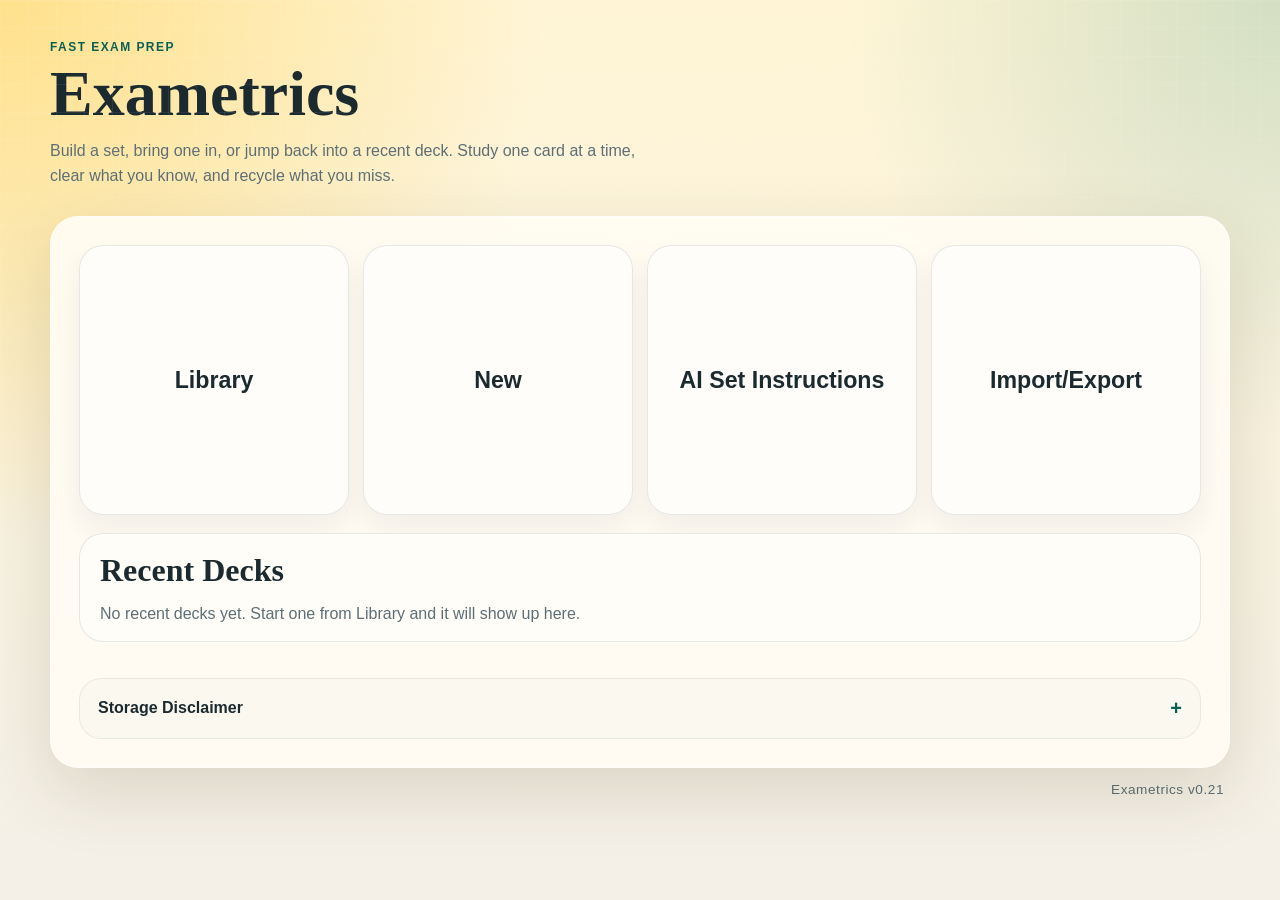
<file: index.html>
<!DOCTYPE html>
<html lang="en">
  <head>
    <meta charset="UTF-8" />
    <meta name="viewport" content="width=device-width, initial-scale=1.0" />
    <title>Exametrics</title>
    <meta name="theme-color" content="#0f7b6c" />
    <meta name="apple-mobile-web-app-capable" content="yes" />
    <meta
      name="description"
      content="A lightweight study app for building, importing, and studying multiple-choice decks."
    />
    <link rel="icon" href="assets/icon.svg" type="image/svg+xml" />
    <link rel="manifest" href="manifest.webmanifest" />
    <link rel="stylesheet" href="css/styles.css" />
    <script src="js/shared.js" defer></script>
    <script src="js/app.js" defer></script>
  </head>
  <body>
    <div class="app-shell">
      <header class="hero">
        <p class="eyebrow">Fast exam prep</p>
        <h1>Exametrics</h1>
        <p class="hero-copy">
          Build a set, bring one in, or jump back into a recent deck.
          Study one card at a time, clear what you know, and recycle what you miss.
        </p>
      </header>

      <main class="main-panel">
        <section id="setup-view" class="view">
          <div class="home-dashboard">
            <div class="home-actions-grid" aria-label="Main navigation">
              <a href="pages/library.html" class="home-action-button">Library</a>
              <a href="pages/builder.html" class="home-action-button">New</a>
              <a href="pages/ai-builder.html" class="home-action-button">AI Set Instructions</a>
              <a href="pages/transfer.html" class="home-action-button">Import/Export</a>
            </div>

            <section class="editor-panel recent-panel">
              <div class="section-heading section-heading-inline">
                <h2>Recent Decks</h2>
              </div>
              <div id="recent-sets-list" class="recent-sets-list"></div>
            </section>

            <details class="tool-menu">
              <summary>Storage Disclaimer</summary>

              <div class="tool-menu-panel storage-panel">
                <p class="menu-note">
                  Your sets are saved in this browser on this device. They usually stay there until
                  you delete them, clear browser data, or switch to a different browser, device, or website address.
                </p>
                <p class="menu-note">
                  Even if you use the same account or sync service across a phone and a laptop,
                  each browser usually keeps its own local copy here. To move sets over, export
                  them from one browser or device and import them into the other.
                </p>

                <div class="faq-list">
                  <div class="faq-item">
                    <h3>Why do my sets not show up on another device?</h3>
                    <p class="guide-copy">
                      This app saves sets locally inside each browser, so each phone, laptop, or
                      browser keeps its own copy.
                    </p>
                  </div>
                  <div class="faq-item">
                    <h3>How do I move sets to another device or browser?</h3>
                    <p class="guide-copy">
                      Go to `Import/Export`, export the set as a file, then import that file on the other device or browser.
                    </p>
                  </div>
                  <div class="faq-item">
                    <h3>How long do sets stay saved?</h3>
                    <p class="guide-copy">
                      They usually stay there until you remove them, clear site data, or stop using that browser on that device.
                    </p>
                  </div>
                </div>
              </div>
            </details>

            <section class="legacy-store" hidden aria-hidden="true">
              <button id="paste-toggle-button" type="button"></button>
              <div id="deck-status-card">
                <h3 id="deck-status-title"></h3>
                <p id="deck-status-detail"></p>
              </div>
              <section id="paste-panel" hidden>
                <button id="sample-button" type="button"></button>
                <textarea id="deck-input" spellcheck="false"></textarea>
              </section>
              <input id="set-name-input" type="text" maxlength="80" />
              <input id="file-input" type="file" accept=".txt,.md,text/plain" />
              <button id="save-set-button" type="button"></button>
              <button id="start-button" type="button"></button>
              <button id="edit-builder-button" type="button"></button>
              <details id="set-tools-menu"></details>
              <button id="export-current-set-button" type="button"></button>
              <input
                id="import-set-input"
                type="file"
                accept=".json,.txt,.md,application/json,text/plain"
              />
              <p id="setup-message" aria-live="polite"></p>
            </section>
          </div>
        </section>

        <section id="study-view" class="view" hidden>
          <div class="progress-panel">
            <div class="progress-copy">
              <span id="progress-label">0 / 0 mastered</span>
              <span id="queue-label">0 cards still in circulation</span>
            </div>
            <div class="progress-track" aria-hidden="true">
              <div id="progress-fill" class="progress-fill"></div>
              <div id="progress-segments" class="progress-segments" hidden></div>
            </div>
            <div class="progress-controls">
              <div class="progress-control-edge">
                <button id="home-button" class="button button-ghost button-compact" type="button">
                  Return
                </button>
              </div>
              <div class="session-status">
                <span id="session-badge" class="pill pill-quick" hidden>Quick Learn</span>
                <div id="timer-panel" class="timer-panel" hidden>
                  <span class="timer-label">Time left</span>
                  <span id="timer-value" class="timer-value">3:00</span>
                </div>
              </div>
              <div class="progress-control-edge progress-control-edge-end">
                <details class="study-settings">
                  <summary class="study-settings-summary">Settings</summary>
                  <div class="study-settings-panel">
                    <label class="toggle-field" for="auto-advance-toggle">
                      <span class="toggle-copy">
                        <span class="toggle-label">Auto advance</span>
                        <span id="auto-advance-status" class="toggle-help">
                          Show feedback briefly, then move on
                        </span>
                      </span>
                      <span class="toggle-switch">
                        <input id="auto-advance-toggle" type="checkbox" />
                        <span class="toggle-slider"></span>
                      </span>
                    </label>
                  </div>
                </details>
              </div>
            </div>
          </div>

          <article id="study-card" class="study-card">
            <div class="card-topline">
              <button
                id="back-button"
                class="back-button"
                type="button"
                aria-label="Go back one question"
                title="Go back one question"
                hidden
              >
                ←
              </button>
              <span id="question-count" class="pill">Question 1</span>
              <span id="retry-pill" class="pill pill-warn" hidden>Try this one again</span>
            </div>

            <p id="concept-label" class="concept-label" hidden></p>
            <p id="prompt-kind-label" class="definition-label">Definition</p>
            <div id="definition-text" class="definition-text"></div>

            <div id="options-grid" class="options-grid" role="group" aria-label="Answer options"></div>

            <div class="feedback-row">
              <p id="feedback-text" class="feedback-text" aria-live="polite"></p>
              <button id="next-button" class="button button-primary" type="button" hidden>
                Next
              </button>
            </div>
          </article>
        </section>

        <section id="finish-view" class="view" hidden>
          <div class="finish-card">
            <p class="section-kicker">Session complete</p>
            <h2 id="finish-title">All terms cleared.</h2>
            <p id="finish-summary" class="finish-summary"></p>
            <div class="finish-actions">
              <button id="study-again-button" class="button button-primary" type="button">
                Study Again
              </button>
              <button id="done-button" class="button button-ghost" type="button">
                Done
              </button>
            </div>
          </div>
        </section>

        <section id="history-panel" class="history-card" hidden>
          <div class="history-header">
            <div class="section-heading">
              <p class="section-kicker">Recent performance</p>
              <h2 id="history-title">Last 10 study sessions</h2>
            </div>
            <p id="history-summary" class="history-summary"></p>
          </div>

          <p id="history-empty" class="history-empty">
            No study data yet. Finish a session and your score trend will appear here.
          </p>
          <div id="history-chart" class="history-chart" hidden></div>
          <p id="history-note" class="history-note">
            Score = correct answers divided by total answer attempts. The line runs oldest to newest, with the session time metric shown under each point.
          </p>
        </section>
      </main>
      <footer class="app-footer">
        <p class="app-version">Exametrics v0.21</p>
      </footer>
    </div>
  </body>
</html>
</file>
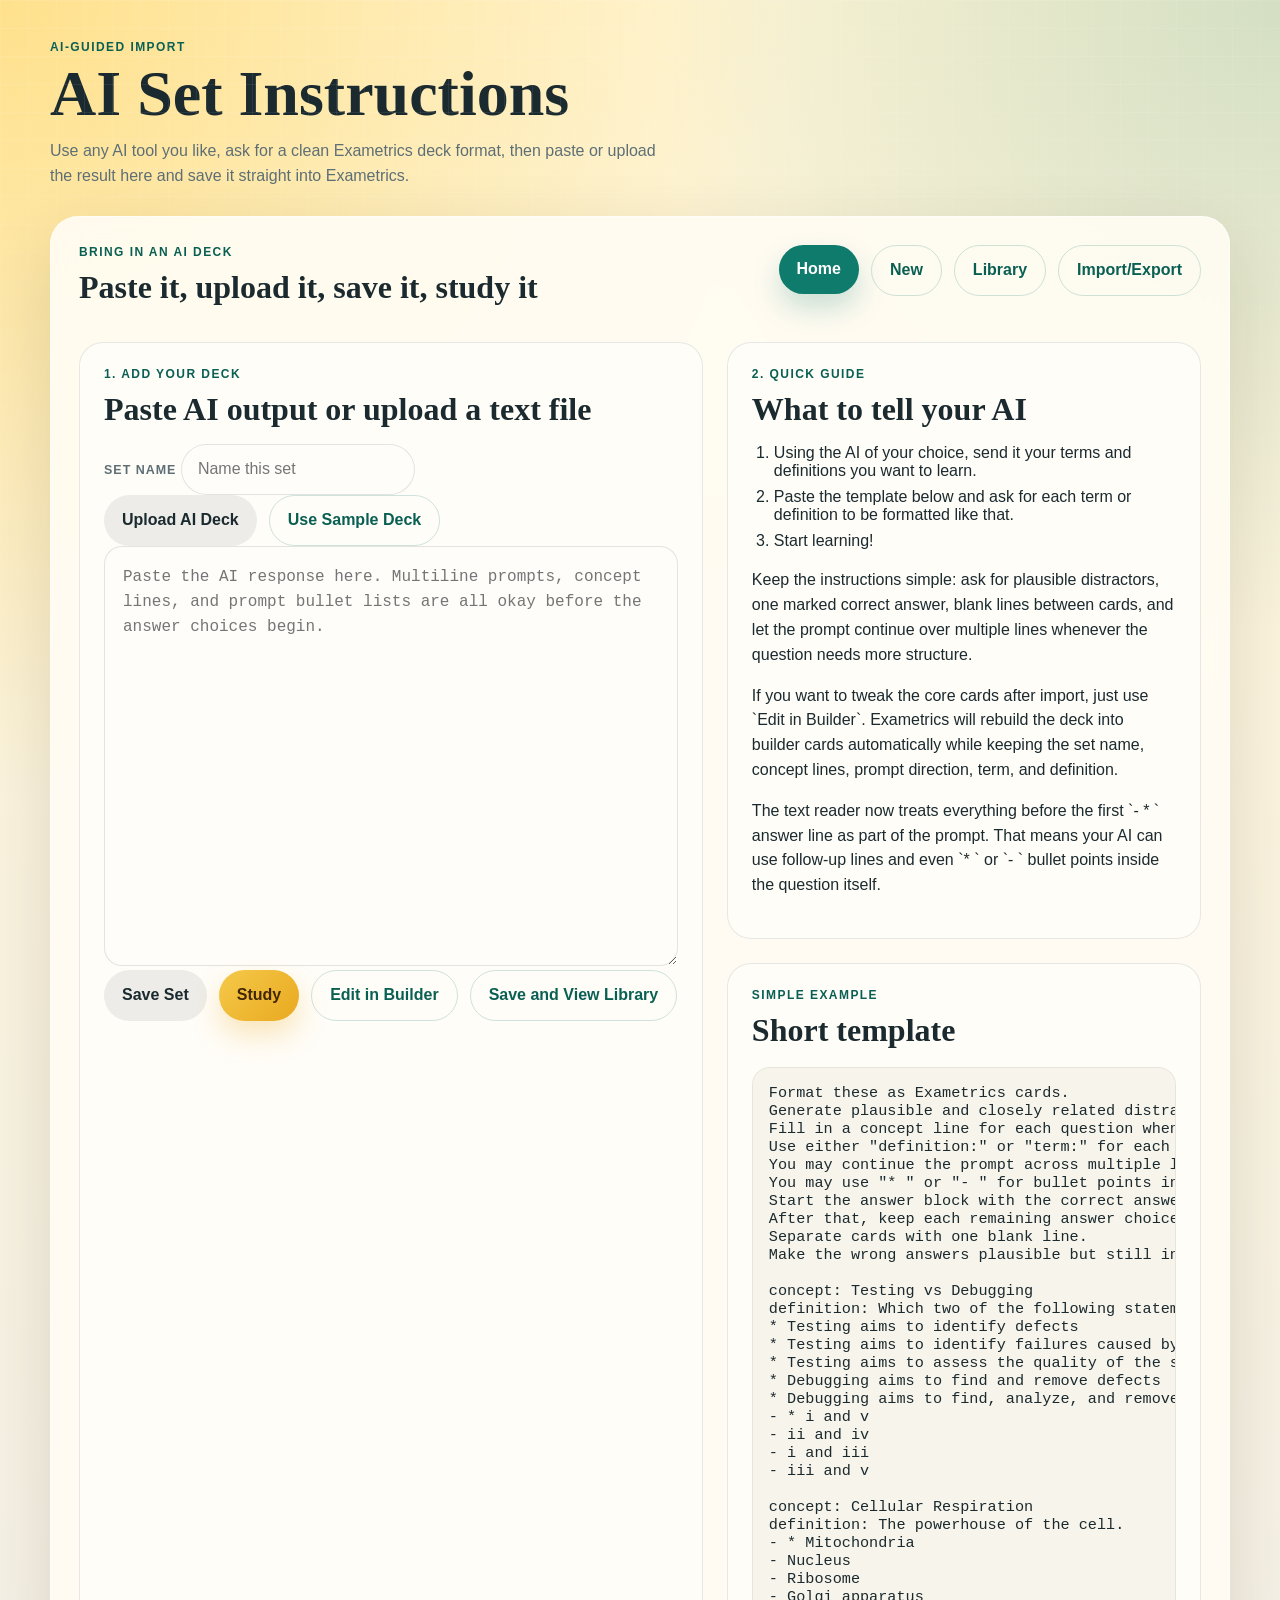
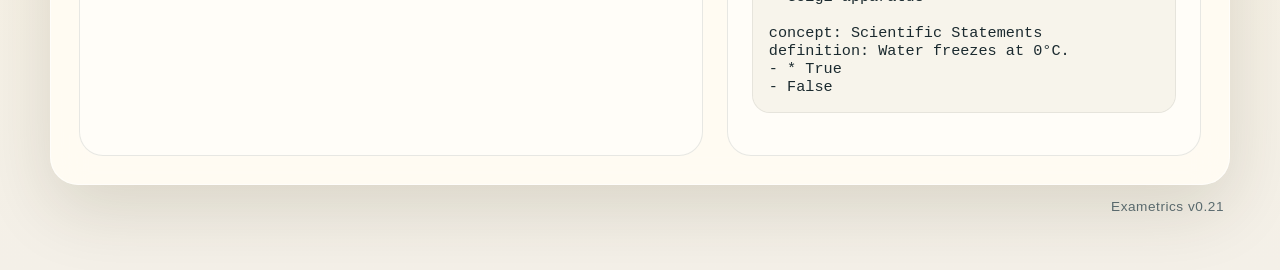
<file: pages/ai-builder.html>
<!DOCTYPE html>
<html lang="en">
  <head>
    <meta charset="UTF-8" />
    <meta name="viewport" content="width=device-width, initial-scale=1.0" />
    <title>Exametrics AI Set Instructions</title>
    <meta name="theme-color" content="#0f7b6c" />
    <meta
      name="description"
      content="Use AI to generate study sets with custom distractors, concept headers, and a clean deck format for Exametrics."
    />
    <link rel="icon" href="../assets/icon.svg" type="image/svg+xml" />
    <link rel="manifest" href="../manifest.webmanifest" />
    <link rel="stylesheet" href="../css/styles.css" />
    <script src="../js/shared.js" defer></script>
    <script src="../js/ai-builder.js" defer></script>
  </head>
  <body>
    <div class="app-shell">
      <header class="hero">
        <p class="eyebrow">AI-guided import</p>
        <h1>AI Set Instructions</h1>
        <p class="hero-copy">
          Use any AI tool you like, ask for a clean Exametrics deck format, then paste or
          upload the result here and save it straight into Exametrics.
        </p>
      </header>

      <main class="main-panel">
        <section class="builder-page">
          <div class="library-toolbar">
            <div class="section-heading">
              <p class="section-kicker">Bring in an AI deck</p>
              <h2>Paste it, upload it, save it, study it</h2>
            </div>

            <div class="library-toolbar-actions">
              <a href="../index.html" class="button button-primary button-link">Home</a>
              <a href="./builder.html" class="button button-ghost button-link">New</a>
              <a href="./library.html" class="button button-ghost button-link">Library</a>
              <a href="./transfer.html" class="button button-ghost button-link">Import/Export</a>
            </div>
          </div>

          <div class="builder-grid">
            <section class="editor-panel">
              <div class="section-heading">
                <p class="section-kicker">1. Add your deck</p>
                <h2>Paste AI output or upload a text file</h2>
              </div>

              <label class="menu-label" for="ai-set-name-input">Set name</label>
              <input
                id="ai-set-name-input"
                class="set-name-input"
                type="text"
                maxlength="80"
                placeholder="Name this set"
              />

              <div class="menu-actions">
                <label class="button button-secondary upload-button" for="ai-file-input">
                  Upload AI Deck
                </label>
                <button id="ai-sample-button" class="button button-ghost" type="button">
                  Use Sample Deck
                </button>
              </div>
              <input id="ai-file-input" type="file" accept=".txt,.md,text/plain" hidden />

              <label class="sr-only" for="ai-deck-input">AI deck text</label>
              <textarea
                id="ai-deck-input"
                spellcheck="false"
                placeholder="Paste the AI response here. Multiline prompts, concept lines, and prompt bullet lists are all okay before the answer choices begin."
              ></textarea>

              <div class="menu-actions">
                <button id="ai-save-set-button" class="button button-secondary" type="button">
                  Save Set
                </button>
                <button id="ai-study-set-button" class="button button-quick" type="button">
                  Study
                </button>
                <button id="ai-builder-convert-button" class="button button-ghost" type="button">
                  Edit in Builder
                </button>
                <button id="ai-open-set-button" class="button button-ghost" type="button">
                  Save and View Library
                </button>
              </div>

              <p id="ai-message" class="setup-message" aria-live="polite"></p>
            </section>

            <aside class="guide-panel">
              <div class="guide-card">
                <div class="section-heading">
                  <p class="section-kicker">2. Quick guide</p>
                  <h2>What to tell your AI</h2>
                </div>

                <ol class="guide-steps">
                  <li>Using the AI of your choice, send it your terms and definitions you want to learn.</li>
                  <li>Paste the template below and ask for each term or definition to be formatted like that.</li>
                  <li>Start learning!</li>
                </ol>

                <p class="guide-copy">
                  Keep the instructions simple: ask for plausible distractors, one marked
                  correct answer, blank lines between cards, and let the prompt continue over
                  multiple lines whenever the question needs more structure.
                </p>

                <p class="guide-copy">
                  If you want to tweak the core cards after import, just use `Edit in Builder`.
                  Exametrics will rebuild the deck into builder cards automatically while keeping
                  the set name, concept lines, prompt direction, term, and definition.
                </p>

                <p class="guide-copy">
                  The text reader now treats everything before the first `- * ` answer line as
                  part of the prompt. That means your AI can use follow-up lines and even `* `
                  or `- ` bullet points inside the question itself.
                </p>
              </div>

              <div class="guide-card">
                <div class="section-heading">
                  <p class="section-kicker">Simple example</p>
                  <h2>Short template</h2>
                </div>

                <pre><code>Format these as Exametrics cards.
Generate plausible and closely related distractors.
Fill in a concept line for each question when it helps with context.
Use either "definition:" or "term:" for each prompt.
You may continue the prompt across multiple lines before the answers begin.
You may use "* " or "- " for bullet points inside the prompt when helpful.
Start the answer block with the correct answer marked as "- * ".
After that, keep each remaining answer choice on its own "- " line.
Separate cards with one blank line.
Make the wrong answers plausible but still incorrect.

concept: Testing vs Debugging
definition: Which two of the following statements best describe the difference between testing and debugging?
* Testing aims to identify defects
* Testing aims to identify failures caused by defects
* Testing aims to assess the quality of the software
* Debugging aims to find and remove defects
* Debugging aims to find, analyze, and remove the causes of failures
- * i and v
- ii and iv
- i and iii
- iii and v

concept: Cellular Respiration
definition: The powerhouse of the cell.
- * Mitochondria
- Nucleus
- Ribosome
- Golgi apparatus

concept: Scientific Statements
definition: Water freezes at 0°C.
- * True
- False</code></pre>
              </div>
            </aside>
          </div>
        </section>
      </main>

      <footer class="app-footer">
        <p class="app-version">Exametrics v0.21</p>
      </footer>
    </div>
  </body>
</html>
</file>
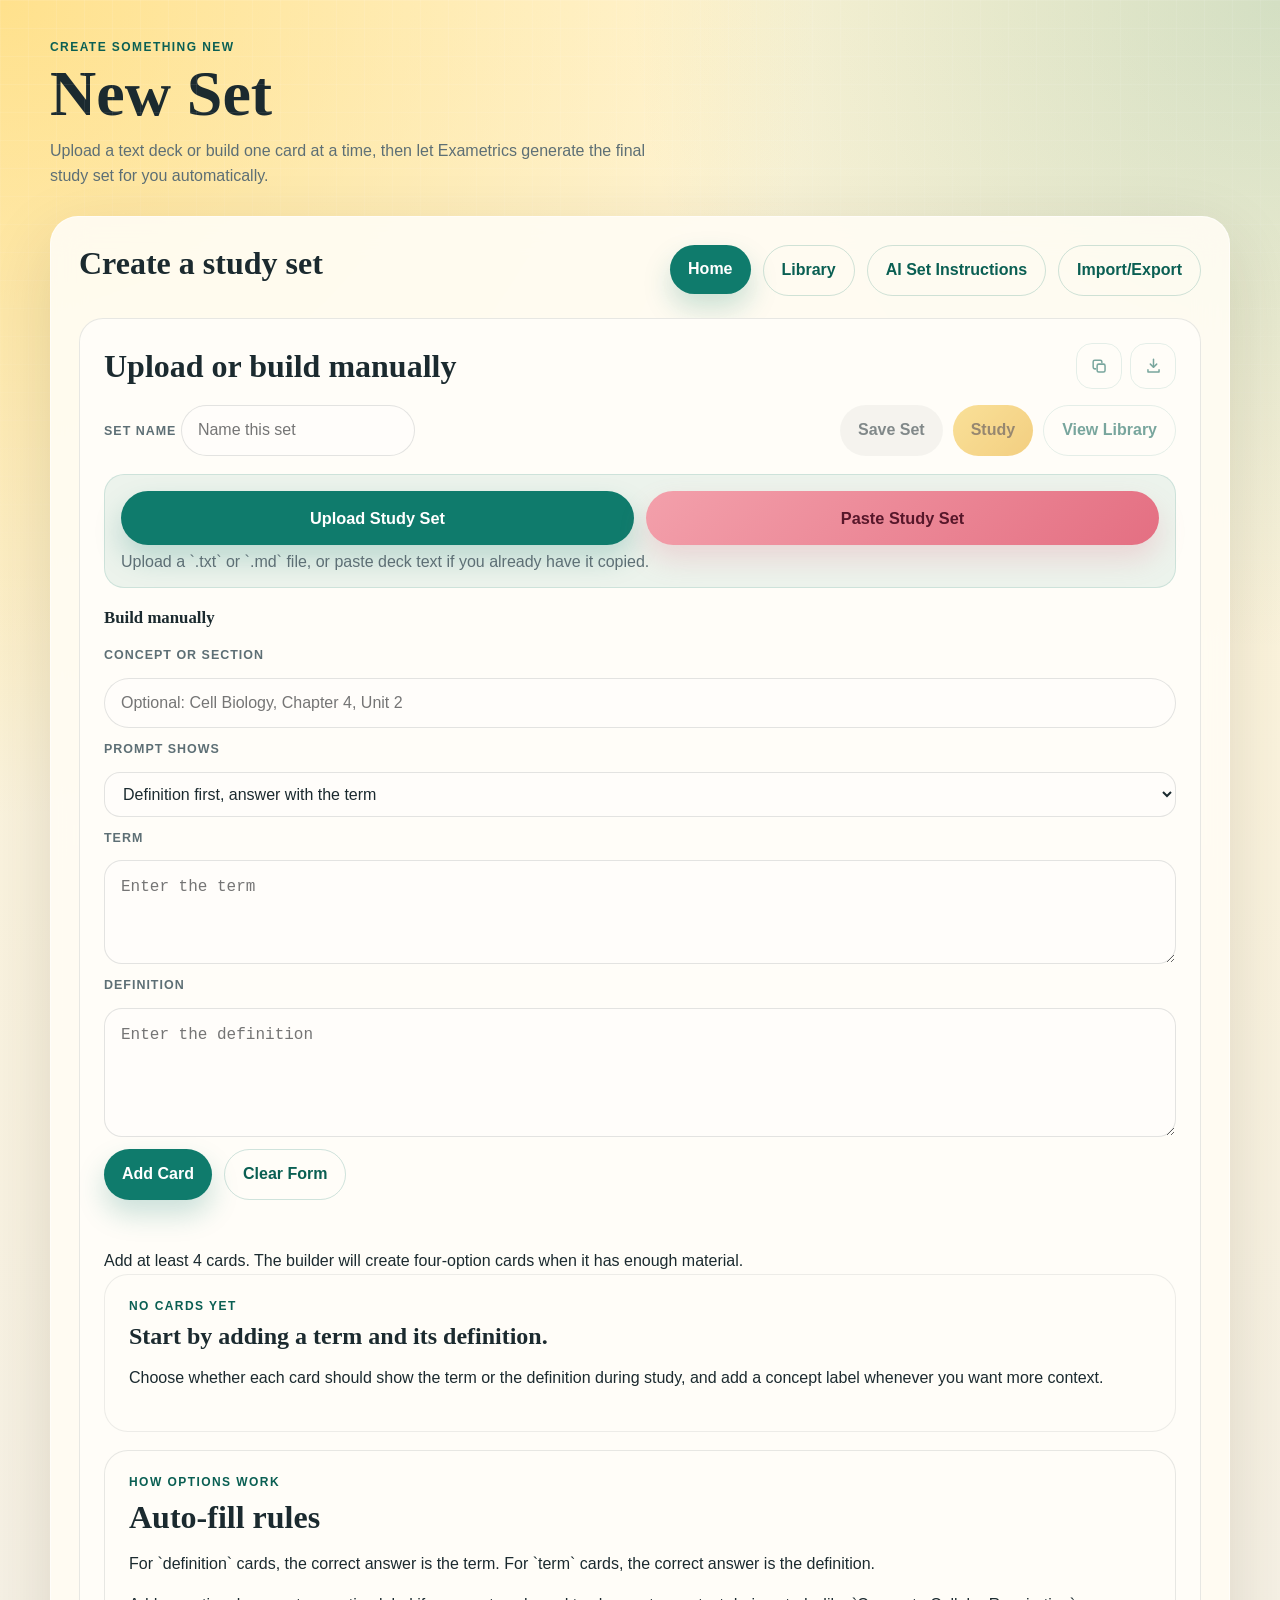
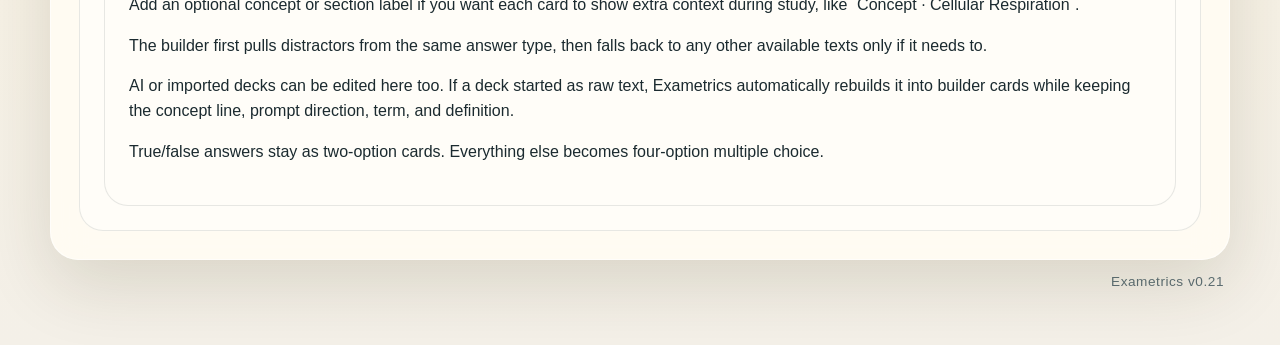
<file: pages/builder.html>
<!DOCTYPE html>
<html lang="en">
  <head>
    <meta charset="UTF-8" />
    <meta name="viewport" content="width=device-width, initial-scale=1.0" />
    <title>Exametrics New Set</title>
    <meta name="theme-color" content="#0f7b6c" />
    <meta
      name="description"
      content="Upload a deck or build one card by card, then save it into Exametrics."
    />
    <link rel="icon" href="../assets/icon.svg" type="image/svg+xml" />
    <link rel="manifest" href="../manifest.webmanifest" />
    <link rel="stylesheet" href="../css/styles.css" />
    <script src="../js/shared.js" defer></script>
    <script src="../js/builder.js" defer></script>
  </head>
  <body>
    <div class="app-shell">
      <header class="hero">
        <p class="eyebrow">Create something new</p>
        <h1>New Set</h1>
        <p class="hero-copy">
          Upload a text deck or build one card at a time, then let Exametrics generate the final study set for you automatically.
        </p>
      </header>

      <main class="main-panel">
        <section class="builder-page">
          <div class="library-toolbar">
            <div class="section-heading">
              <h2>Create a study set</h2>
            </div>

            <div class="library-toolbar-actions">
              <a href="../index.html" class="button button-primary button-link">Home</a>
              <a href="./library.html" class="button button-ghost button-link">Library</a>
              <a href="./ai-builder.html" class="button button-ghost button-link">AI Set Instructions</a>
              <a href="./transfer.html" class="button button-ghost button-link">Import/Export</a>
            </div>
          </div>

          <div class="builder-grid builder-grid-single">
            <section class="editor-panel">
              <div class="section-heading section-heading-inline builder-heading-row">
                <h2>Upload or build manually</h2>
                <div class="builder-heading-tools" aria-label="Deck text tools">
                  <button
                    id="builder-copy-set-button"
                    class="button button-ghost icon-button"
                    type="button"
                    aria-label="Copy generated deck text"
                    title="Copy generated deck text"
                  >
                    <svg viewBox="0 0 24 24" aria-hidden="true" focusable="false">
                      <rect x="9" y="9" width="10" height="10" rx="2"></rect>
                      <path d="M7 15H6a2 2 0 0 1-2-2V6a2 2 0 0 1 2-2h7a2 2 0 0 1 2 2v1"></path>
                    </svg>
                  </button>
                  <button
                    id="builder-download-set-button"
                    class="button button-ghost icon-button"
                    type="button"
                    aria-label="Download generated deck text"
                    title="Download generated deck text"
                  >
                    <svg viewBox="0 0 24 24" aria-hidden="true" focusable="false">
                      <path d="M12 3v10"></path>
                      <path d="m8 9 4 4 4-4"></path>
                      <path d="M5 16v3h14v-3"></path>
                    </svg>
                  </button>
                </div>
              </div>

              <div class="builder-header-row">
                <div class="builder-name-field">
                  <label class="menu-label" for="builder-set-name-input">Set name</label>
                  <input
                    id="builder-set-name-input"
                    class="set-name-input"
                    type="text"
                    maxlength="80"
                    placeholder="Name this set"
                  />
                </div>

                <div class="builder-top-actions">
                  <button id="builder-save-set-button" class="button button-secondary" type="button">
                    Save Set
                  </button>
                  <button id="builder-study-set-button" class="button button-quick" type="button">
                    Study
                  </button>
                  <button id="builder-open-set-button" class="button button-ghost" type="button">
                    View Library
                  </button>
                </div>
              </div>

              <div class="upload-strip upload-strip-emphasis">
                <div class="upload-strip-actions">
                  <label class="button button-primary upload-button upload-wide-button" for="builder-file-input">
                    Upload Study Set
                  </label>
                  <button
                    id="builder-paste-toggle-button"
                    class="button button-paste upload-wide-button"
                    type="button"
                  >
                    Paste Study Set
                  </button>
                </div>
                <p class="upload-strip-note">Upload a `.txt` or `.md` file, or paste deck text if you already have it copied.</p>
              </div>
              <input id="builder-file-input" type="file" accept=".txt,.md,text/plain" hidden />
              <div id="builder-paste-panel" class="paste-import-panel" hidden>
                <label class="menu-label" for="builder-paste-input">Paste deck text</label>
                <textarea
                  id="builder-paste-input"
                  class="builder-textarea builder-paste-textarea"
                  rows="9"
                  placeholder="Paste the full study set text here"
                ></textarea>
                <div class="menu-actions">
                  <button id="builder-paste-import-button" class="button button-paste" type="button">
                    Load Pasted Set
                  </button>
                  <button id="builder-paste-cancel-button" class="button button-ghost" type="button">
                    Cancel
                  </button>
                </div>
                <p class="upload-strip-note">
                  Use the same plain-text deck format you would upload from a `.txt` file.
                </p>
              </div>

              <div class="section-heading section-heading-subtle">
                <h3>Build manually</h3>
              </div>

              <form id="builder-form" class="builder-form">
                <label class="menu-label" for="builder-concept-input">Concept or section</label>
                <input
                  id="builder-concept-input"
                  class="set-name-input"
                  type="text"
                  maxlength="120"
                  placeholder="Optional: Cell Biology, Chapter 4, Unit 2"
                />

                <label class="menu-label" for="builder-prompt-type-select">Prompt shows</label>
                <select id="builder-prompt-type-select" class="menu-select">
                  <option value="definition">Definition first, answer with the term</option>
                  <option value="term">Term first, answer with the definition</option>
                </select>

                <label class="menu-label" for="builder-term-input">Term</label>
                <textarea
                  id="builder-term-input"
                  class="builder-textarea"
                  rows="3"
                  placeholder="Enter the term"
                ></textarea>

                <label class="menu-label" for="builder-definition-input">Definition</label>
                <textarea
                  id="builder-definition-input"
                  class="builder-textarea"
                  rows="4"
                  placeholder="Enter the definition"
                ></textarea>

                <div class="menu-actions">
                  <button id="builder-save-entry-button" class="button button-primary" type="submit">
                    Add Card
                  </button>
                  <button id="builder-clear-form-button" class="button button-ghost" type="button">
                    Clear Form
                  </button>
                </div>
              </form>

              <p id="builder-message" class="setup-message" aria-live="polite"></p>
              <p id="builder-count-note" class="guide-copy builder-count-note"></p>
              <div id="builder-entries-list" class="saved-sets-list"></div>
              <div class="guide-card builder-inline-guide">
                <div class="section-heading">
                  <p class="section-kicker">How options work</p>
                  <h2>Auto-fill rules</h2>
                </div>

                <p class="guide-copy">
                  For `definition` cards, the correct answer is the term. For `term`
                  cards, the correct answer is the definition.
                </p>

                <p class="guide-copy">
                  Add an optional concept or section label if you want each card to show
                  extra context during study, like `Concept · Cellular Respiration`.
                </p>

                <p class="guide-copy">
                  The builder first pulls distractors from the same answer type, then
                  falls back to any other available texts only if it needs to.
                </p>

                <p class="guide-copy">
                  AI or imported decks can be edited here too. If a deck started as raw text,
                  Exametrics automatically rebuilds it into builder cards while keeping the
                  concept line, prompt direction, term, and definition.
                </p>

                <p class="guide-copy">
                  True/false answers stay as two-option cards. Everything else becomes
                  four-option multiple choice.
                </p>
              </div>
            </section>
          </div>
        </section>
      </main>

      <div id="upload-choice-modal" class="modal-overlay" hidden>
        <div class="modal-card" role="dialog" aria-modal="true" aria-labelledby="upload-choice-title">
          <p class="section-kicker">Set loaded</p>
          <h2 id="upload-choice-title">What would you like to do next?</h2>
          <p class="guide-copy">
            Your uploaded set is ready. You can jump straight into studying or stay here and make changes first.
          </p>
          <div class="modal-actions">
            <button id="upload-choice-study-button" class="button button-quick" type="button">
              Study
            </button>
            <button id="upload-choice-edit-button" class="button button-ghost" type="button">
              Continue Editing
            </button>
          </div>
        </div>
      </div>

      <footer class="app-footer">
        <p class="app-version">Exametrics v0.21</p>
      </footer>
    </div>
  </body>
</html>
</file>
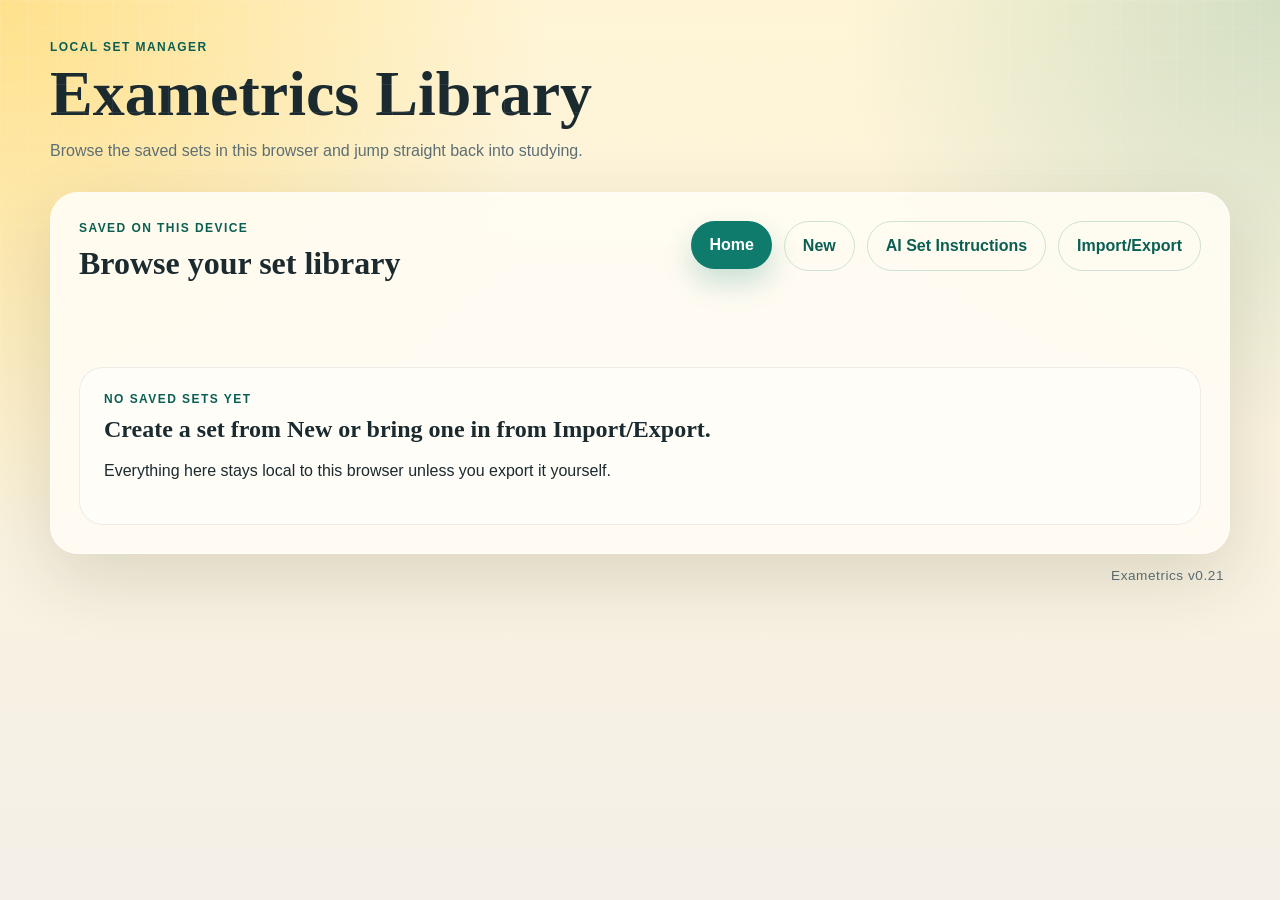
<file: pages/library.html>
<!DOCTYPE html>
<html lang="en">
  <head>
    <meta charset="UTF-8" />
    <meta name="viewport" content="width=device-width, initial-scale=1.0" />
    <title>Exametrics Library</title>
    <meta name="theme-color" content="#0f7b6c" />
    <meta
      name="description"
      content="Browse the saved study sets on this device and jump back into learning."
    />
    <link rel="icon" href="../assets/icon.svg" type="image/svg+xml" />
    <link rel="manifest" href="../manifest.webmanifest" />
    <link rel="stylesheet" href="../css/styles.css" />
    <script src="../js/shared.js" defer></script>
    <script src="../js/library.js" defer></script>
  </head>
  <body>
    <div class="app-shell">
      <header class="hero">
        <p class="eyebrow">Local set manager</p>
        <h1>Exametrics Library</h1>
        <p class="hero-copy">
          Browse the saved sets in this browser and jump straight back into studying.
        </p>
      </header>

      <main class="main-panel">
        <section class="library-page">
          <div class="library-toolbar">
            <div class="section-heading">
              <p class="section-kicker">Saved on this device</p>
              <h2>Browse your set library</h2>
            </div>

            <div class="library-toolbar-actions">
              <a href="../index.html" class="button button-primary button-link">Home</a>
              <a href="./builder.html" class="button button-ghost button-link">New</a>
              <a href="./ai-builder.html" class="button button-ghost button-link">AI Set Instructions</a>
              <a href="./transfer.html" class="button button-ghost button-link">Import/Export</a>
            </div>
          </div>

          <p id="library-message" class="setup-message" aria-live="polite"></p>
          <div id="library-list" class="saved-sets-list library-list"></div>
        </section>
      </main>

      <footer class="app-footer">
        <p class="app-version">Exametrics v0.21</p>
      </footer>
    </div>
  </body>
</html>
</file>
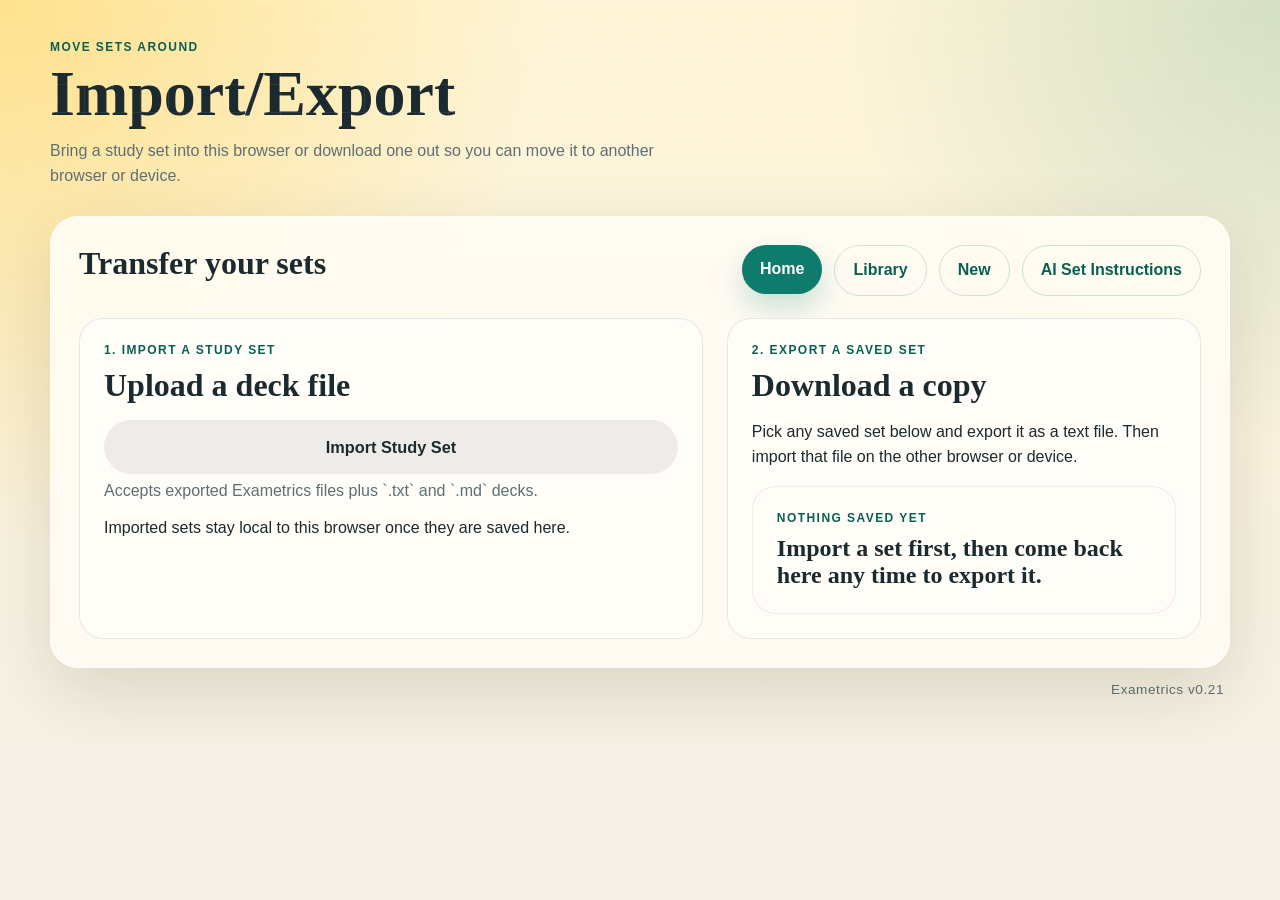
<file: pages/transfer.html>
<!DOCTYPE html>
<html lang="en">
  <head>
    <meta charset="UTF-8" />
    <meta name="viewport" content="width=device-width, initial-scale=1.0" />
    <title>Exametrics Import and Export</title>
    <meta name="theme-color" content="#0f7b6c" />
    <meta
      name="description"
      content="Import study sets into Exametrics or export the saved sets from this device."
    />
    <link rel="icon" href="../assets/icon.svg" type="image/svg+xml" />
    <link rel="manifest" href="../manifest.webmanifest" />
    <link rel="stylesheet" href="../css/styles.css" />
    <script src="../js/shared.js" defer></script>
    <script src="../js/transfer.js" defer></script>
  </head>
  <body>
    <div class="app-shell">
      <header class="hero">
        <p class="eyebrow">Move sets around</p>
        <h1>Import/Export</h1>
        <p class="hero-copy">
          Bring a study set into this browser or download one out so you can move it to another
          browser or device.
        </p>
      </header>

      <main class="main-panel">
        <section class="builder-page">
          <div class="library-toolbar">
            <div class="section-heading">
              <h2>Transfer your sets</h2>
            </div>

            <div class="library-toolbar-actions">
              <a href="../index.html" class="button button-primary button-link">Home</a>
              <a href="./library.html" class="button button-ghost button-link">Library</a>
              <a href="./builder.html" class="button button-ghost button-link">New</a>
              <a href="./ai-builder.html" class="button button-ghost button-link">AI Set Instructions</a>
            </div>
          </div>

          <div class="builder-grid">
            <section class="editor-panel">
              <div class="section-heading">
                <p class="section-kicker">1. Import a study set</p>
                <h2>Upload a deck file</h2>
              </div>

              <div class="upload-strip">
                <label class="button button-secondary upload-button upload-wide-button" for="transfer-import-input">
                  Import Study Set
                </label>
                <p class="upload-strip-note">Accepts exported Exametrics files plus `.txt` and `.md` decks.</p>
              </div>
              <input
                id="transfer-import-input"
                type="file"
                accept=".json,.txt,.md,application/json,text/plain"
                hidden
              />

              <p class="guide-copy">
                Imported sets stay local to this browser once they are saved here.
              </p>

              <p id="transfer-message" class="setup-message" aria-live="polite"></p>
            </section>

            <aside class="guide-panel">
              <div class="guide-card">
                <div class="section-heading">
                  <p class="section-kicker">2. Export a saved set</p>
                  <h2>Download a copy</h2>
                </div>

                <p class="guide-copy">
                  Pick any saved set below and export it as a text file. Then import that file on
                  the other browser or device.
                </p>

                <div id="transfer-list" class="saved-sets-list"></div>
              </div>
            </aside>
          </div>
        </section>
      </main>

      <footer class="app-footer">
        <p class="app-version">Exametrics v0.21</p>
      </footer>
    </div>
  </body>
</html>
</file>
<file: css/styles.css>
:root {
  color-scheme: light;
  --bg-top: #fff5d6;
  --bg-bottom: #f4f0e8;
  --panel: rgba(255, 252, 244, 0.92);
  --panel-strong: #fffdf8;
  --text: #1b2a2f;
  --muted: #5d6f75;
  --accent: #0f7b6c;
  --accent-dark: #0a5f53;
  --accent-soft: rgba(15, 123, 108, 0.14);
  --warn-soft: #fff1b8;
  --border: rgba(27, 42, 47, 0.1);
  --shadow: 0 24px 70px rgba(53, 40, 10, 0.14);
  --success: #1f8f5f;
  --success-soft: #dff6ea;
  --error: #ba3f2d;
  --error-soft: #fde5df;
}

* {
  box-sizing: border-box;
}

[hidden] {
  display: none !important;
}

html,
body {
  margin: 0;
  min-height: 100%;
}

body {
  font-family: "Avenir Next", "Trebuchet MS", "Gill Sans", sans-serif;
  color: var(--text);
  background:
    radial-gradient(circle at top left, rgba(255, 220, 122, 0.8), transparent 35%),
    radial-gradient(circle at top right, rgba(15, 123, 108, 0.18), transparent 28%),
    linear-gradient(180deg, var(--bg-top), var(--bg-bottom));
}

body::before {
  content: "";
  position: fixed;
  inset: 0;
  pointer-events: none;
  background-image:
    linear-gradient(rgba(255, 255, 255, 0.16) 1px, transparent 1px),
    linear-gradient(90deg, rgba(255, 255, 255, 0.16) 1px, transparent 1px);
  background-size: 28px 28px;
  mask-image: linear-gradient(180deg, rgba(0, 0, 0, 0.55), transparent 90%);
}

.app-shell {
  width: min(1180px, calc(100% - 32px));
  margin: 0 auto;
  padding: 40px 0 56px;
}

.hero {
  max-width: 760px;
  margin-bottom: 28px;
}

.eyebrow,
.section-kicker {
  margin: 0 0 10px;
  letter-spacing: 0.12em;
  text-transform: uppercase;
  font-size: 0.75rem;
  color: var(--accent-dark);
  font-weight: 700;
}

h1,
h2,
h3 {
  font-family: "Iowan Old Style", "Palatino Linotype", "Book Antiqua", serif;
  margin: 0;
}

h1 {
  font-size: clamp(2.75rem, 5vw, 4.6rem);
  line-height: 0.95;
  margin-bottom: 14px;
}

.hero-copy,
.guide-copy,
.finish-summary,
.setup-message,
.feedback-text,
.progress-copy,
summary,
textarea,
button,
label,
select,
input,
a {
  font-size: 1rem;
  line-height: 1.55;
}

.hero-copy {
  max-width: 620px;
  margin: 0;
  color: var(--muted);
}

.main-panel {
  background: var(--panel);
  border: 1px solid rgba(255, 255, 255, 0.6);
  border-radius: 28px;
  box-shadow: var(--shadow);
  padding: 28px;
  backdrop-filter: blur(16px);
}

.view {
  animation: rise-in 260ms ease;
}

.setup-grid {
  display: grid;
  grid-template-columns: minmax(0, 1.4fr) minmax(290px, 0.9fr);
  gap: 24px;
}

.setup-grid-single {
  grid-template-columns: 1fr;
}

.guide-panel {
  display: flex;
  flex-direction: column;
  gap: 24px;
}

.editor-panel,
.guide-card,
.study-card,
.finish-card,
.progress-panel {
  background: var(--panel-strong);
  border: 1px solid var(--border);
  border-radius: 24px;
}

.editor-panel,
.guide-card,
.finish-card {
  padding: 24px;
}

.section-heading {
  margin-bottom: 16px;
}

.section-heading-inline {
  display: flex;
  align-items: center;
  justify-content: space-between;
  gap: 12px;
}

.builder-heading-row {
  align-items: center;
}

.builder-heading-tools {
  display: flex;
  align-items: center;
  gap: 8px;
}

.section-heading-subtle {
  margin-top: 20px;
  margin-bottom: 12px;
}

.section-heading-subtle h3 {
  font-size: 1.05rem;
}

.section-heading h2 {
  font-size: clamp(1.45rem, 3vw, 2rem);
}

.home-dashboard {
  display: grid;
  gap: 18px;
}

.home-actions-grid {
  display: grid;
  grid-template-columns: repeat(4, minmax(0, 1fr));
  gap: 14px;
}

.home-action-button {
  min-height: 136px;
  aspect-ratio: 1 / 1;
  border-radius: 24px;
  border: 1px solid rgba(27, 42, 47, 0.1);
  background: #fffdfa;
  box-shadow: 0 14px 28px rgba(27, 42, 47, 0.06);
  display: flex;
  align-items: center;
  justify-content: center;
  padding: 18px;
  text-align: center;
  text-decoration: none;
  color: var(--text);
  font-weight: 800;
  font-size: clamp(1.22rem, 2.2vw, 1.45rem);
  line-height: 1.15;
  transition:
    transform 140ms ease,
    border-color 140ms ease,
    box-shadow 140ms ease,
    background-color 140ms ease;
}

.home-action-button:hover {
  transform: translateY(-2px);
  border-color: rgba(15, 123, 108, 0.24);
  box-shadow: 0 18px 34px rgba(27, 42, 47, 0.1);
}

.home-action-button:focus-visible {
  outline: 3px solid rgba(15, 123, 108, 0.2);
  outline-offset: 2px;
}

.launcher-grid {
  display: grid;
  grid-template-columns: repeat(2, minmax(0, 1fr));
  gap: 14px;
  margin-bottom: 18px;
}

.launch-card {
  appearance: none;
  width: 100%;
  border: 1px solid rgba(27, 42, 47, 0.1);
  border-radius: 22px;
  background: #fffdfa;
  color: var(--text);
  text-decoration: none;
  padding: 18px;
  min-height: 132px;
  display: flex;
  flex-direction: column;
  align-items: flex-start;
  justify-content: flex-start;
  gap: 10px;
  text-align: left;
  cursor: pointer;
  box-shadow: 0 14px 28px rgba(27, 42, 47, 0.06);
  transition:
    transform 140ms ease,
    border-color 140ms ease,
    box-shadow 140ms ease,
    background-color 140ms ease;
}

.launch-card:hover {
  transform: translateY(-2px);
  border-color: rgba(15, 123, 108, 0.24);
  box-shadow: 0 18px 34px rgba(27, 42, 47, 0.1);
}

.launch-card:focus-visible {
  outline: 3px solid rgba(15, 123, 108, 0.2);
  outline-offset: 2px;
}

.launch-card-title {
  font-weight: 700;
  font-size: 1.05rem;
  line-height: 1.25;
}

.launch-card-copy {
  color: var(--muted);
}

.deck-status-card,
.deck-input-panel {
  background: #fbf8f0;
  border: 1px solid rgba(27, 42, 47, 0.08);
  border-radius: 22px;
  padding: 18px;
}

.deck-status-card {
  margin-bottom: 18px;
}

.deck-status-card h3 {
  font-size: clamp(1.25rem, 2.6vw, 1.65rem);
  margin-bottom: 8px;
}

.deck-status-card .section-kicker {
  margin-bottom: 8px;
}

.deck-input-panel {
  display: grid;
  gap: 14px;
  margin-bottom: 18px;
}

.panel-inline-heading {
  display: flex;
  flex-wrap: wrap;
  justify-content: space-between;
  align-items: flex-start;
  gap: 14px;
}

.panel-inline-heading h3 {
  font-size: 1.25rem;
}

textarea {
  width: 100%;
  min-height: 420px;
  resize: vertical;
  border-radius: 18px;
  border: 1px solid rgba(27, 42, 47, 0.12);
  padding: 18px;
  background: #fffdfa;
  color: var(--text);
  font-family: "SFMono-Regular", "Consolas", "Liberation Mono", monospace;
}

textarea:focus {
  outline: 3px solid rgba(15, 123, 108, 0.18);
  border-color: rgba(15, 123, 108, 0.34);
}

.save-row {
  display: flex;
  flex-wrap: wrap;
  gap: 12px;
  margin-top: 16px;
}

.set-name-input {
  flex: 1 1 260px;
  min-width: 0;
  border-radius: 999px;
  border: 1px solid rgba(27, 42, 47, 0.12);
  padding: 12px 16px;
  background: #fffdfa;
  color: var(--text);
  font-size: 1rem;
}

.set-name-input:focus {
  outline: 3px solid rgba(15, 123, 108, 0.18);
  border-color: rgba(15, 123, 108, 0.34);
}

.tool-menu {
  margin-top: 18px;
  padding-top: 0;
  border-top: none;
  border: 1px solid rgba(27, 42, 47, 0.08);
  border-radius: 22px;
  background: #fbf8f0;
  overflow: hidden;
}

.tool-menu summary {
  list-style: none;
  display: flex;
  align-items: center;
  justify-content: space-between;
  padding: 14px 18px;
}

.tool-menu summary::-webkit-details-marker {
  display: none;
}

.tool-menu summary::after {
  content: "+";
  font-size: 1.25rem;
  color: var(--accent-dark);
}

.tool-menu[open] summary::after {
  content: "-";
}

.tool-menu-panel {
  display: grid;
  gap: 12px;
  padding: 0 18px 18px;
  border-top: 1px solid rgba(27, 42, 47, 0.08);
}

.menu-label,
.toggle-label {
  font-weight: 700;
}

.menu-label {
  color: var(--muted);
  text-transform: uppercase;
  letter-spacing: 0.08em;
  font-size: 0.78rem;
}

.menu-select {
  width: 100%;
  border-radius: 16px;
  border: 1px solid rgba(27, 42, 47, 0.12);
  background: #fffdfa;
  color: var(--text);
  padding: 12px 14px;
}

.menu-select:focus {
  outline: 3px solid rgba(15, 123, 108, 0.18);
  border-color: rgba(15, 123, 108, 0.34);
}

.menu-actions {
  display: flex;
  flex-wrap: wrap;
  gap: 12px;
}

.menu-note {
  margin: 0;
  color: var(--muted);
}

.builder-page {
  display: grid;
  gap: 20px;
}

.builder-grid {
  display: grid;
  grid-template-columns: minmax(0, 1.25fr) minmax(300px, 0.95fr);
  gap: 24px;
}

.builder-grid-single {
  grid-template-columns: 1fr;
}

.builder-header-row {
  display: flex;
  flex-wrap: wrap;
  align-items: flex-end;
  justify-content: space-between;
  gap: 16px;
  margin-bottom: 6px;
}

.builder-name-field {
  flex: 1 1 260px;
  min-width: 0;
}

.builder-top-actions {
  display: flex;
  flex-wrap: wrap;
  justify-content: flex-end;
  gap: 10px;
  flex: 1 1 360px;
}

.builder-form {
  display: grid;
  gap: 12px;
  margin-top: 18px;
}

.builder-textarea {
  width: 100%;
  min-height: 96px;
  resize: vertical;
  border-radius: 18px;
  border: 1px solid rgba(27, 42, 47, 0.12);
  padding: 14px 16px;
  background: #fffdfa;
  color: var(--text);
  font-family: "SFMono-Regular", "Consolas", "Liberation Mono", monospace;
}

.builder-textarea:focus {
  outline: 3px solid rgba(15, 123, 108, 0.18);
  border-color: rgba(15, 123, 108, 0.34);
}

.builder-count-note {
  margin: 12px 0 0;
}

.builder-entry-topline {
  display: flex;
  flex-wrap: wrap;
  gap: 8px;
  margin-bottom: 10px;
}

.builder-inline-guide {
  margin-top: 18px;
}

.recent-panel {
  padding: 18px 20px;
}

.recent-sets-list {
  display: grid;
  gap: 10px;
}

.recent-set-card {
  display: flex;
  flex-wrap: wrap;
  align-items: center;
  justify-content: space-between;
  gap: 12px;
  padding: 14px 16px;
  border-radius: 18px;
  background: #f8f4ea;
  border: 1px solid rgba(27, 42, 47, 0.08);
}

.recent-set-copy {
  min-width: 0;
  flex: 1 1 220px;
}

.recent-set-title {
  margin: 0 0 4px;
  font-size: 1rem;
  line-height: 1.2;
}

.recent-set-actions {
  display: flex;
  flex-wrap: wrap;
  gap: 8px;
}

.recent-empty {
  margin: 0;
  color: var(--muted);
}

.setup-actions,
.finish-actions,
.feedback-row {
  display: flex;
  flex-wrap: wrap;
  gap: 12px;
  align-items: center;
}

.setup-actions {
  margin-top: 16px;
}

.button {
  appearance: none;
  border: none;
  border-radius: 999px;
  padding: 12px 18px;
  font-weight: 700;
  cursor: pointer;
  transition:
    transform 140ms ease,
    box-shadow 140ms ease,
    background-color 140ms ease,
    color 140ms ease;
  text-align: center;
}

.button:hover:not(:disabled) {
  transform: translateY(-1px);
}

.button:focus-visible {
  outline: 3px solid rgba(15, 123, 108, 0.2);
  outline-offset: 2px;
}

.button:disabled {
  opacity: 0.55;
  cursor: not-allowed;
  transform: none;
  box-shadow: none;
}

.button-primary {
  background: var(--accent);
  color: #fff;
  box-shadow: 0 14px 28px rgba(15, 123, 108, 0.22);
}

.button-primary:hover {
  background: var(--accent-dark);
}

.button-secondary {
  background: rgba(27, 42, 47, 0.08);
  color: var(--text);
}


.button-quick {
  background: linear-gradient(135deg, #f5c94a, #e9a91f);
  color: #412700;
  box-shadow: 0 14px 28px rgba(233, 169, 31, 0.28);
}

.button-quick:hover {
  background: linear-gradient(135deg, #ffd86a, #f0b534);
}

.button-paste {
  background: linear-gradient(135deg, #f3a0ab, #e46f82);
  color: #57172a;
  box-shadow: 0 14px 28px rgba(228, 111, 130, 0.22);
}

.button-paste:hover {
  background: linear-gradient(135deg, #f7b3bc, #eb8595);
}

.button-ghost {
  background: transparent;
  color: var(--accent-dark);
  border: 1px solid rgba(15, 123, 108, 0.2);
}

.upload-button {
  display: inline-flex;
  align-items: center;
  justify-content: center;
}

.button-link {
  display: inline-flex;
  align-items: center;
  justify-content: center;
  text-decoration: none;
}

.button-compact {
  padding: 10px 14px;
  font-size: 0.94rem;
}

.setup-message {
  min-height: 1.6em;
  margin: 12px 0 0;
  color: var(--muted);
}

.setup-message.error {
  color: var(--error);
}

.guide-panel pre {
  margin: 18px 0;
  padding: 16px;
  border-radius: 18px;
  background: #f7f4eb;
  overflow-x: auto;
  border: 1px solid rgba(27, 42, 47, 0.08);
}

.guide-panel code {
  font-family: "SFMono-Regular", "Consolas", "Liberation Mono", monospace;
  font-size: 0.95rem;
}

.guide-steps {
  margin: 0 0 18px;
  padding-left: 22px;
  display: grid;
  gap: 8px;
}

.upload-strip {
  display: grid;
  gap: 8px;
  margin-top: 16px;
}

.upload-strip-actions {
  display: grid;
  grid-template-columns: repeat(2, minmax(0, 1fr));
  gap: 12px;
}

.upload-strip-emphasis {
  margin-top: 18px;
  padding: 16px;
  border-radius: 20px;
  background: rgba(15, 123, 108, 0.08);
  border: 1px solid rgba(15, 123, 108, 0.14);
}

.upload-wide-button {
  width: 100%;
  min-height: 54px;
  font-size: 1.02rem;
}

.upload-strip-note {
  margin: 0;
  color: var(--muted);
}

.paste-import-panel {
  display: grid;
  gap: 12px;
  margin-top: 14px;
  padding: 16px;
  border-radius: 20px;
  background: rgba(228, 111, 130, 0.08);
  border: 1px solid rgba(228, 111, 130, 0.2);
}

.builder-paste-textarea {
  min-height: 220px;
}

.saved-sets-list {
  display: flex;
  flex-direction: column;
  gap: 12px;
}

.saved-sets-empty,
.saved-set-meta {
  margin: 0;
  color: var(--muted);
}

.saved-set-item {
  display: flex;
  flex-wrap: wrap;
  align-items: center;
  justify-content: space-between;
  gap: 14px;
  padding: 16px;
  border-radius: 18px;
  background: #f8f4ea;
  border: 1px solid rgba(27, 42, 47, 0.08);
}

.saved-set-copy {
  min-width: 0;
  flex: 1 1 220px;
}

.saved-set-title {
  margin: 0 0 4px;
  font-size: 1.1rem;
  line-height: 1.2;
}

.saved-set-actions {
  display: flex;
  flex-wrap: wrap;
  align-items: center;
  gap: 10px;
}

.saved-set-actions .button {
  padding-inline: 14px;
}

.icon-button {
  width: 46px;
  height: 46px;
  padding: 0;
  border-radius: 16px;
  display: inline-flex;
  align-items: center;
  justify-content: center;
  color: var(--accent-dark);
}

.icon-button svg {
  width: 19px;
  height: 19px;
  stroke: currentColor;
  fill: none;
  stroke-width: 1.9;
  stroke-linecap: round;
  stroke-linejoin: round;
}

.icon-button-danger {
  color: var(--error);
  border-color: rgba(186, 63, 45, 0.2);
}

.storage-panel {
  gap: 14px;
}

.faq-list {
  display: grid;
  gap: 12px;
}

.faq-item {
  padding: 14px 16px;
  border-radius: 18px;
  background: #fffdfa;
  border: 1px solid rgba(27, 42, 47, 0.08);
}

.faq-item h3 {
  margin: 0 0 6px;
  font-size: 1.02rem;
}

.faq-item p {
  margin: 0;
}

details {
  border-top: 1px solid rgba(27, 42, 47, 0.08);
  padding-top: 14px;
}

summary {
  cursor: pointer;
  font-weight: 700;
}

.progress-panel {
  padding: 18px 20px;
  margin-bottom: 18px;
}

.progress-copy {
  display: flex;
  justify-content: space-between;
  gap: 14px;
  color: var(--muted);
  margin-bottom: 10px;
}

.progress-track {
  position: relative;
  width: 100%;
  height: 14px;
  border-radius: 999px;
  background: rgba(27, 42, 47, 0.08);
  overflow: hidden;
}

.progress-track.is-segmented {
  background: transparent;
  overflow: visible;
}

.progress-fill {
  height: 100%;
  width: 0;
  border-radius: inherit;
  background: linear-gradient(90deg, #13a989, #f0ae33);
  transition: width 220ms ease;
}

.progress-segments {
  display: flex;
  gap: 6px;
  width: 100%;
  height: 100%;
}

.progress-segment {
  min-width: 0;
  height: 100%;
  border-radius: 999px;
  background: rgba(27, 42, 47, 0.08);
  overflow: hidden;
}

.progress-segment-fill {
  height: 100%;
  width: 0;
  border-radius: inherit;
  background: linear-gradient(90deg, rgba(15, 123, 108, 0.85), #13a989);
  transition: width 220ms ease;
}

.progress-segment-fill.is-mastered {
  background: linear-gradient(90deg, #f2bc3f, #e19a19);
}

.progress-controls {
  position: relative;
  display: grid;
  grid-template-columns: auto 1fr auto;
  align-items: center;
  gap: 14px;
  margin-top: 14px;
}

.progress-control-edge {
  display: flex;
  align-items: center;
}

.progress-control-edge-end {
  justify-content: flex-end;
}

.session-status {
  display: flex;
  flex-wrap: wrap;
  align-items: center;
  justify-content: center;
  gap: 10px;
}

.session-actions {
  display: flex;
  flex-wrap: wrap;
  gap: 8px;
}

.timer-panel {
  display: inline-flex;
  align-items: center;
  gap: 10px;
  padding: 8px 14px;
  border-radius: 999px;
  background: rgba(27, 42, 47, 0.06);
  border: 1px solid rgba(27, 42, 47, 0.1);
}

.timer-panel.is-warning {
  background: rgba(240, 174, 51, 0.16);
  border-color: rgba(240, 174, 51, 0.3);
}

.timer-label {
  color: var(--muted);
  font-size: 0.88rem;
  font-weight: 700;
  text-transform: uppercase;
  letter-spacing: 0.08em;
}

.timer-value {
  font-weight: 800;
  font-variant-numeric: tabular-nums;
  color: var(--text);
}

.toggle-field {
  display: inline-flex;
  align-items: center;
  gap: 14px;
  cursor: pointer;
}

.toggle-copy {
  display: flex;
  flex-direction: column;
  align-items: flex-end;
  gap: 2px;
}

.toggle-help {
  color: var(--muted);
  font-size: 0.92rem;
  text-align: right;
}

.study-settings {
  position: relative;
  margin: 0;
  padding: 0;
  border: none;
}

.study-settings-summary {
  list-style: none;
  display: inline-flex;
  align-items: center;
  justify-content: center;
  min-height: 0;
  padding: 10px 14px;
  border-radius: 999px;
  background: rgba(27, 42, 47, 0.06);
  border: 1px solid rgba(27, 42, 47, 0.1);
  color: var(--accent-dark);
  font-size: 0.94rem;
  font-weight: 700;
  line-height: 1.55;
  cursor: pointer;
}

.study-settings-summary::-webkit-details-marker {
  display: none;
}

.study-settings-summary::after {
  content: "▾";
  margin-left: 10px;
  font-size: 0.82rem;
}

.study-settings[open] .study-settings-summary::after {
  content: "▴";
}

.study-settings-panel {
  position: absolute;
  right: 0;
  z-index: 5;
  width: min(320px, calc(100vw - 60px));
  margin-top: 10px;
  padding: 16px 18px;
  border-radius: 20px;
  background: var(--panel-strong);
  border: 1px solid rgba(27, 42, 47, 0.1);
  box-shadow: 0 18px 34px rgba(27, 42, 47, 0.12);
}

.study-settings-panel .toggle-field {
  width: 100%;
  justify-content: space-between;
}

.study-settings-panel .toggle-copy {
  align-items: flex-start;
}

.study-settings-panel .toggle-help {
  text-align: left;
}

.toggle-switch {
  position: relative;
  width: 54px;
  height: 32px;
  flex: 0 0 auto;
}

.toggle-switch input {
  position: absolute;
  inset: 0;
  opacity: 0;
  cursor: pointer;
}

.toggle-slider {
  position: absolute;
  inset: 0;
  border-radius: 999px;
  background: rgba(27, 42, 47, 0.18);
  transition: background-color 180ms ease;
}

.toggle-slider::after {
  content: "";
  position: absolute;
  top: 4px;
  left: 4px;
  width: 24px;
  height: 24px;
  border-radius: 50%;
  background: #fff;
  box-shadow: 0 6px 14px rgba(27, 42, 47, 0.18);
  transition: transform 180ms ease;
}

.toggle-switch input:focus-visible + .toggle-slider {
  outline: 3px solid rgba(15, 123, 108, 0.2);
  outline-offset: 2px;
}

.toggle-switch input:checked + .toggle-slider {
  background: var(--accent);
}

.toggle-switch input:checked + .toggle-slider::after {
  transform: translateX(22px);
}

.modal-overlay {
  position: fixed;
  inset: 0;
  z-index: 40;
  display: flex;
  align-items: center;
  justify-content: center;
  padding: 24px;
  background: rgba(27, 42, 47, 0.36);
  backdrop-filter: blur(10px);
}

.modal-card {
  position: relative;
  width: min(520px, 100%);
  padding: 26px;
  border-radius: 24px;
  background: var(--panel-strong);
  border: 1px solid rgba(255, 255, 255, 0.7);
  box-shadow: var(--shadow);
}

.modal-close-button {
  position: absolute;
  top: 14px;
  right: 14px;
  width: 40px;
  height: 40px;
  border: none;
  border-radius: 999px;
  background: rgba(27, 42, 47, 0.06);
  color: var(--muted);
  font-size: 1.5rem;
  line-height: 1;
  cursor: pointer;
}

.modal-close-button:hover {
  background: rgba(27, 42, 47, 0.1);
  color: var(--text);
}

.modal-close-button:focus-visible {
  outline: 3px solid rgba(15, 123, 108, 0.2);
  outline-offset: 2px;
}

.mode-picker-card {
  padding-top: 44px;
}

.mode-picker-grid {
  display: grid;
  gap: 12px;
  margin-top: 18px;
}

.mode-picker-option {
  appearance: none;
  width: 100%;
  border-radius: 20px;
  border: 1px solid rgba(27, 42, 47, 0.1);
  background: #fffdfa;
  padding: 16px 18px;
  display: grid;
  gap: 6px;
  text-align: left;
  cursor: pointer;
  transition:
    transform 140ms ease,
    border-color 140ms ease,
    box-shadow 140ms ease,
    background-color 140ms ease;
}

.mode-picker-option:hover {
  transform: translateY(-1px);
  box-shadow: 0 16px 28px rgba(27, 42, 47, 0.08);
}

.mode-picker-option:focus-visible {
  outline: 3px solid rgba(15, 123, 108, 0.2);
  outline-offset: 2px;
}

.mode-picker-option-regular:hover {
  border-color: rgba(15, 123, 108, 0.24);
}

.mode-picker-option-comprehensive {
  background: linear-gradient(180deg, rgba(15, 123, 108, 0.08), rgba(15, 123, 108, 0.03));
}

.mode-picker-option-comprehensive:hover {
  border-color: rgba(15, 123, 108, 0.28);
}

.mode-picker-option-quick {
  background: linear-gradient(180deg, rgba(245, 201, 74, 0.2), rgba(233, 169, 31, 0.08));
}

.mode-picker-option-quick:hover {
  border-color: rgba(233, 169, 31, 0.34);
}

.mode-picker-option-eyebrow {
  color: var(--accent-dark);
  text-transform: uppercase;
  letter-spacing: 0.1em;
  font-size: 0.72rem;
  font-weight: 700;
}

.mode-picker-option-title {
  font-weight: 800;
  font-size: 1.02rem;
  color: var(--text);
}

.mode-picker-option-copy {
  color: var(--muted);
  line-height: 1.5;
}

.modal-actions {
  display: flex;
  flex-wrap: wrap;
  gap: 12px;
  margin-top: 18px;
}

.study-card {
  padding: 28px;
}

.card-topline {
  display: flex;
  flex-wrap: wrap;
  gap: 10px;
  margin-bottom: 18px;
}

.back-button {
  appearance: none;
  border: 1px solid rgba(27, 42, 47, 0.12);
  background: rgba(27, 42, 47, 0.05);
  color: rgba(27, 42, 47, 0.68);
  border-radius: 999px;
  width: 38px;
  height: 38px;
  display: inline-flex;
  align-items: center;
  justify-content: center;
  font-size: 1.15rem;
  cursor: pointer;
  transition:
    background-color 140ms ease,
    border-color 140ms ease,
    color 140ms ease,
    transform 140ms ease;
}

.back-button:hover:not(:disabled) {
  background: rgba(27, 42, 47, 0.09);
  border-color: rgba(27, 42, 47, 0.18);
  color: var(--text);
  transform: translateY(-1px);
}

.back-button:focus-visible {
  outline: 3px solid rgba(15, 123, 108, 0.18);
  outline-offset: 2px;
}

.back-button:disabled {
  opacity: 0.45;
  cursor: default;
  transform: none;
}

.pill {
  display: inline-flex;
  align-items: center;
  border-radius: 999px;
  padding: 6px 12px;
  background: rgba(15, 123, 108, 0.12);
  color: var(--accent-dark);
  font-weight: 700;
  font-size: 0.9rem;
}

.pill-warn {
  background: var(--warn-soft);
  color: #7b5200;
}

.pill-quick {
  background: linear-gradient(135deg, rgba(245, 201, 74, 0.28), rgba(233, 169, 31, 0.22));
  color: #6a4100;
  border-color: rgba(233, 169, 31, 0.34);
}

.concept-label {
  margin: 0 0 8px;
  color: var(--accent-dark);
  font-weight: 700;
  font-size: 0.94rem;
  letter-spacing: 0.04em;
}

.definition-label {
  margin: 0 0 8px;
  color: var(--muted);
  font-weight: 700;
  text-transform: uppercase;
  letter-spacing: 0.1em;
  font-size: 0.78rem;
}

.definition-text {
  display: grid;
  gap: 16px;
  margin-bottom: 24px;
}

.definition-text-heading {
  font-family: "Iowan Old Style", "Palatino Linotype", "Book Antiqua", serif;
  font-size: clamp(1.8rem, 3.8vw, 3rem);
  line-height: 1.1;
  margin: 0;
}

.definition-text-line {
  margin: 0;
  font-size: clamp(1.02rem, 2vw, 1.24rem);
  line-height: 1.6;
  color: var(--text);
}

.definition-text-list {
  margin: -4px 0 0;
  padding-left: 1.4rem;
  display: grid;
  gap: 10px;
}

.definition-text-list li {
  font-size: clamp(1.02rem, 2vw, 1.24rem);
  line-height: 1.6;
  color: var(--text);
}

.options-grid {
  display: grid;
  grid-template-columns: repeat(2, minmax(0, 1fr));
  gap: 14px;
}

.option-button {
  border: 1px solid rgba(27, 42, 47, 0.14);
  border-radius: 22px;
  background: #f8f4ea;
  color: var(--text);
  padding: 18px;
  text-align: left;
  min-height: 94px;
  font-size: 1rem;
  font-weight: 700;
  cursor: pointer;
  box-shadow: 0 10px 22px rgba(27, 42, 47, 0.04);
  transition:
    transform 120ms ease,
    border-color 120ms ease,
    box-shadow 120ms ease,
    background-color 120ms ease;
}

.option-button:hover:not(:disabled) {
  transform: translateY(-2px);
  border-color: rgba(15, 123, 108, 0.28);
  background: #fffaf1;
  box-shadow: 0 16px 30px rgba(27, 42, 47, 0.08);
}

.option-button:focus-visible {
  outline: 3px solid rgba(15, 123, 108, 0.18);
  outline-offset: 2px;
}

.option-button:disabled {
  cursor: default;
}

.option-button.correct {
  background: var(--success-soft);
  border-color: rgba(31, 143, 95, 0.28);
  color: #14583b;
}

.option-button.incorrect {
  background: var(--error-soft);
  border-color: rgba(186, 63, 45, 0.28);
  color: #842b20;
}

.feedback-row {
  justify-content: space-between;
  margin-top: 18px;
}

.feedback-text {
  margin: 0;
  color: var(--muted);
  flex: 1 1 340px;
}

.feedback-text.success {
  color: var(--success);
}

.feedback-text.error {
  color: var(--error);
}

.finish-card {
  text-align: center;
}

.finish-card h2 {
  font-size: clamp(2rem, 5vw, 3.3rem);
  margin-bottom: 10px;
}

.finish-summary {
  max-width: 560px;
  margin: 0 auto 22px;
  color: var(--muted);
}

.finish-actions {
  justify-content: center;
}

.history-card {
  margin-top: 18px;
  padding: 24px;
  background: var(--panel-strong);
  border: 1px solid var(--border);
  border-radius: 24px;
}

.history-header {
  display: flex;
  flex-wrap: wrap;
  align-items: flex-end;
  justify-content: space-between;
  gap: 14px;
  margin-bottom: 14px;
}

.history-summary,
.history-empty,
.history-note {
  margin: 0;
  color: var(--muted);
}

.history-summary {
  max-width: 420px;
  text-align: right;
}

.history-chart {
  margin: 18px 0 12px;
}

.history-line-wrapper {
  width: 100%;
  overflow-y: hidden;
  overflow-x: auto;
  padding: 6px 0 8px;
}

.history-line-svg {
  display: block;
  width: 100%;
  min-width: 440px;
  height: auto;
}

.history-grid-line {
  stroke: rgba(27, 42, 47, 0.1);
  stroke-dasharray: 4 6;
}

.history-axis-line {
  stroke: rgba(27, 42, 47, 0.18);
  stroke-width: 1.3;
}

.history-axis-label {
  fill: var(--muted);
  font-size: 10px;
}

.history-axis-label-bottom {
  font-size: 9.5px;
}

.history-axis-label-detail {
  font-size: 8.9px;
}

.history-axis-label-session {
  font-size: 8.4px;
  letter-spacing: 0.08em;
}

.history-line-path {
  fill: none;
  stroke: var(--accent);
  stroke-width: 2.35;
  stroke-linecap: round;
  stroke-linejoin: round;
}

.history-point {
  fill: #fffdfa;
  stroke: #f0ae33;
  stroke-width: 2.35;
}

.history-point-value {
  fill: var(--accent-dark);
  font-size: 10.5px;
  font-weight: 700;
}

.history-bar-item {
  display: grid;
  gap: 8px;
  justify-items: center;
}

.history-bar-value {
  font-size: 0.92rem;
  font-weight: 700;
  color: var(--accent-dark);
}

.history-bar-track {
  width: min(48px, 100%);
  height: 160px;
  border-radius: 18px;
  background: #f4efe1;
  border: 1px solid rgba(27, 42, 47, 0.08);
  display: flex;
  align-items: flex-end;
  overflow: hidden;
}

.history-bar-fill {
  width: 100%;
  min-height: 8%;
  border-radius: 16px;
  background: linear-gradient(180deg, #f0ae33, #13a989);
  transition: height 220ms ease;
}

.history-bar-label {
  font-size: 0.82rem;
  color: var(--muted);
}

.library-page {
  display: grid;
  gap: 16px;
}

.library-toolbar {
  display: flex;
  flex-wrap: wrap;
  justify-content: space-between;
  gap: 16px;
}

.library-toolbar-actions {
  display: flex;
  flex-wrap: wrap;
  gap: 12px;
  align-items: flex-start;
}

.library-list {
  gap: 14px;
}

.library-empty {
  background: #fffdf8;
  border: 1px solid rgba(27, 42, 47, 0.08);
  border-radius: 24px;
  padding: 24px;
}

.sr-only {
  position: absolute;
  width: 1px;
  height: 1px;
  padding: 0;
  margin: -1px;
  overflow: hidden;
  clip: rect(0, 0, 0, 0);
  white-space: nowrap;
  border: 0;
}

@keyframes rise-in {
  from {
    opacity: 0;
    transform: translateY(10px);
  }

  to {
    opacity: 1;
    transform: translateY(0);
  }
}

@media (max-width: 920px) {
  .setup-grid {
    grid-template-columns: 1fr;
  }

  .builder-grid {
    grid-template-columns: 1fr;
  }

  .home-actions-grid {
    grid-template-columns: repeat(2, minmax(0, 1fr));
  }
}

@media (max-width: 720px) {
  .app-shell {
    width: min(100% - 18px, 1000px);
    padding: 18px 0 28px;
  }

  .main-panel,
  .study-card,
  .editor-panel,
  .guide-card,
  .finish-card,
  .history-card {
    padding: 20px;
  }

  textarea {
    min-height: 320px;
  }

  .launcher-grid {
    grid-template-columns: 1fr;
  }

  .home-actions-grid {
    grid-template-columns: 1fr;
  }

  .save-row {
    flex-direction: column;
  }

  .progress-copy,
  .feedback-row,
  .history-header {
    flex-direction: column;
    align-items: flex-start;
  }

  .progress-controls {
    grid-template-columns: 1fr;
    align-items: flex-start;
    justify-items: stretch;
  }

  .progress-control-edge {
    width: 100%;
  }

  .progress-control-edge-end {
    justify-content: flex-end;
  }

  .session-status {
    justify-content: flex-start;
  }

  .toggle-copy {
    align-items: flex-start;
  }

  .toggle-help {
    text-align: left;
  }

  .history-summary {
    text-align: left;
  }

  .saved-set-item {
    align-items: flex-start;
  }

  .recent-set-card {
    align-items: flex-start;
  }

  .saved-set-actions {
    width: 100%;
  }

  .recent-set-actions {
    width: 100%;
  }

  .icon-button {
    width: 44px;
    height: 44px;
  }

  .menu-actions,
  .library-toolbar-actions {
    flex-direction: column;
    align-items: stretch;
  }

  .builder-header-row,
  .builder-top-actions {
    align-items: stretch;
  }

  .builder-top-actions,
  .builder-heading-tools,
  .session-actions,
  .modal-actions {
    width: 100%;
  }

  .upload-strip-actions {
    grid-template-columns: 1fr;
  }

  .study-settings-panel {
    position: static;
    width: 100%;
    margin-top: 12px;
  }

  .builder-entry-topline {
    gap: 6px;
  }

  .options-grid {
    grid-template-columns: 1fr;
  }

  .option-button {
    min-height: 76px;
  }
}

.app-footer {
  display: flex;
  justify-content: flex-end;
  padding: 14px 6px 0;
}

.app-version {
  margin: 0;
  color: var(--muted);
  font-size: 0.85rem;
  letter-spacing: 0.04em;
}

@media (prefers-color-scheme: dark) {
  :root {
    color-scheme: dark;
    --bg-top: #322f2d;
    --bg-bottom: #252422;
    --panel: rgba(37, 36, 34, 0.9);
    --panel-strong: #312f2d;
    --text: #f0ede8;
    --muted: #b4ada4;
    --accent: #2fb39b;
    --accent-dark: #94dbce;
    --accent-soft: rgba(47, 179, 155, 0.18);
    --warn-soft: #5c4918;
    --border: rgba(255, 255, 255, 0.08);
    --shadow: 0 24px 64px rgba(0, 0, 0, 0.22);
    --success: #74dba3;
    --success-soft: #244032;
    --error: #ff9a8c;
    --error-soft: #4a2b27;
  }

  body {
    background:
      radial-gradient(circle at top left, rgba(240, 174, 51, 0.08), transparent 34%),
      radial-gradient(circle at top right, rgba(47, 179, 155, 0.1), transparent 28%),
      linear-gradient(180deg, var(--bg-top), var(--bg-bottom));
  }

  body::before {
    background-image:
      linear-gradient(rgba(255, 255, 255, 0.035) 1px, transparent 1px),
      linear-gradient(90deg, rgba(255, 255, 255, 0.035) 1px, transparent 1px);
    mask-image: linear-gradient(180deg, rgba(0, 0, 0, 0.72), transparent 92%);
  }

  .main-panel {
    border-color: rgba(255, 255, 255, 0.08);
  }

  .home-action-button,
  .launch-card,
  .deck-status-card,
  .deck-input-panel,
  textarea,
  .set-name-input,
  .tool-menu,
  .menu-select,
  .builder-textarea,
  .recent-set-card,
  .saved-set-item,
  .faq-item,
  .mode-picker-option,
  .library-empty {
    background: #3a3734;
    border-color: rgba(255, 255, 255, 0.08);
    box-shadow: 0 14px 28px rgba(0, 0, 0, 0.14);
  }

  .home-action-button:hover,
  .launch-card:hover,
  .mode-picker-option:hover {
    border-color: rgba(47, 179, 155, 0.32);
    box-shadow: 0 18px 34px rgba(0, 0, 0, 0.18);
  }

  .guide-panel pre,
  .history-bar-track {
    background: #2a2927;
    border-color: rgba(255, 255, 255, 0.08);
  }

  .upload-strip-emphasis {
    background: rgba(47, 179, 155, 0.12);
    border-color: rgba(47, 179, 155, 0.22);
  }

  .paste-import-panel {
    background: rgba(228, 111, 130, 0.12);
    border-color: rgba(228, 111, 130, 0.24);
  }

  .button-secondary,
  .timer-panel,
  .study-settings-summary,
  .modal-close-button {
    background: rgba(255, 255, 255, 0.08);
    border-color: rgba(255, 255, 255, 0.08);
    color: var(--text);
  }

  .button-ghost {
    color: var(--accent-dark);
    border-color: rgba(136, 215, 198, 0.26);
  }

  .study-settings-panel {
    border-color: rgba(255, 255, 255, 0.08);
    box-shadow: 0 20px 40px rgba(0, 0, 0, 0.18);
  }

  .toggle-slider {
    background: rgba(255, 255, 255, 0.18);
  }

  .toggle-slider::after {
    background: #f4f1eb;
    box-shadow: 0 6px 14px rgba(0, 0, 0, 0.18);
  }

  .modal-overlay {
    background: rgba(30, 29, 27, 0.52);
  }

  .modal-card {
    border-color: rgba(255, 255, 255, 0.08);
  }

  .mode-picker-option-comprehensive {
    background: linear-gradient(180deg, rgba(47, 179, 155, 0.18), rgba(47, 179, 155, 0.08));
  }

  .mode-picker-option-quick {
    background: linear-gradient(180deg, rgba(245, 201, 74, 0.22), rgba(233, 169, 31, 0.12));
  }

  .back-button {
    background: rgba(255, 255, 255, 0.07);
    border-color: rgba(255, 255, 255, 0.09);
    color: rgba(240, 237, 232, 0.76);
  }

  .back-button:hover:not(:disabled) {
    background: rgba(255, 255, 255, 0.11);
    border-color: rgba(255, 255, 255, 0.15);
  }

  .pill {
    background: rgba(47, 179, 155, 0.18);
    color: var(--accent-dark);
  }

  .pill-warn {
    color: #ffd26f;
  }

  .pill-quick {
    background: linear-gradient(135deg, rgba(245, 201, 74, 0.22), rgba(233, 169, 31, 0.18));
    color: #ffe1a6;
    border-color: rgba(245, 201, 74, 0.28);
  }

  .progress-track,
  .progress-segment {
    background: rgba(255, 255, 255, 0.1);
  }

  .option-button {
    background: #44403d;
    border-color: rgba(255, 255, 255, 0.09);
    box-shadow: 0 12px 24px rgba(0, 0, 0, 0.12);
  }

  .option-button:hover:not(:disabled) {
    background: #4d4845;
    border-color: rgba(47, 179, 155, 0.32);
    box-shadow: 0 16px 28px rgba(0, 0, 0, 0.16);
  }

  .option-button.correct {
    border-color: rgba(105, 216, 157, 0.3);
    color: #ccf6dc;
  }

  .option-button.incorrect {
    border-color: rgba(255, 142, 128, 0.34);
    color: #ffc7c0;
  }

  .history-grid-line {
    stroke: rgba(255, 255, 255, 0.1);
  }

  .history-axis-line {
    stroke: rgba(255, 255, 255, 0.16);
  }

  .history-point {
    fill: #312f2d;
    stroke: #f2bc3f;
  }
}
</file>
